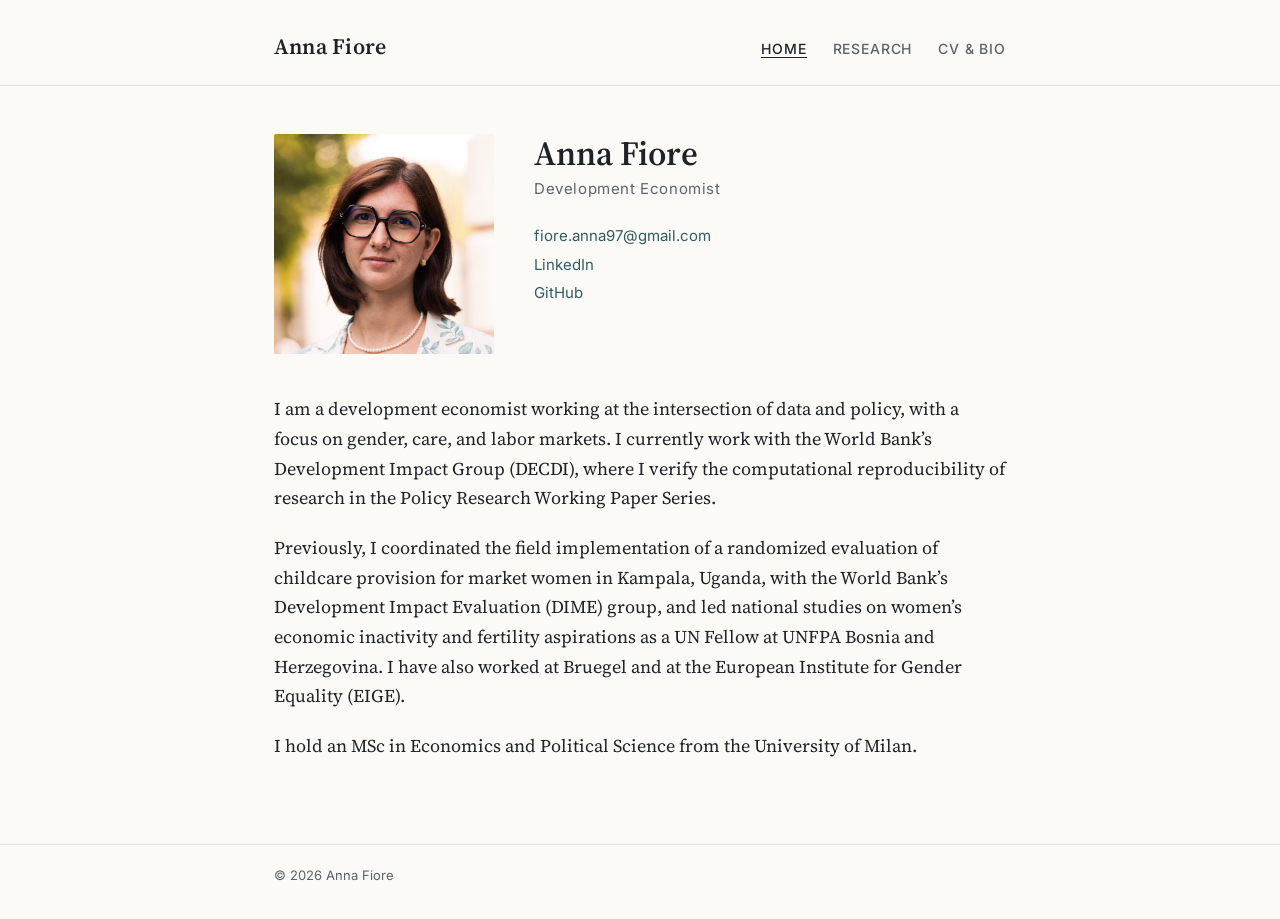
<file: index.html>
<!doctype html>
<html lang="en">
<head>
  <meta charset="utf-8">
  <meta name="viewport" content="width=device-width, initial-scale=1">
  <title>Anna Fiore — Development Economist</title>
  <meta name="description" content="Anna Fiore is a development economist working on gender, care, and labor markets.">
  <link rel="preconnect" href="https://fonts.googleapis.com">
  <link rel="preconnect" href="https://fonts.gstatic.com" crossorigin>
  <link href="https://fonts.googleapis.com/css2?family=Inter:wght@400;500;600&family=Source+Serif+4:ital,opsz,wght@0,8..60,400;0,8..60,600;1,8..60,400&display=swap" rel="stylesheet">
  <link rel="stylesheet" href="style.css">
</head>
<body>

<header class="site">
  <div class="wrap">
    <a class="site-name" href="index.html">Anna Fiore</a>
    <nav>
      <a href="index.html" aria-current="page">Home</a>
      <a href="research.html">Research</a>
      <a href="cv.html">CV &amp; Bio</a>
    </nav>
  </div>
</header>

<main>
  <div class="wrap">

    <section class="intro">
      <img src="photo.jpg" alt="Portrait of Anna Fiore">
      <div>
        <h1>Anna Fiore</h1>
        <p class="role">Development Economist</p>
        <ul class="contact">
          <li><a href="mailto:fiore.anna97@gmail.com">fiore.anna97@gmail.com</a></li>
          <li><a href="https://www.linkedin.com/in/anna-fiore204/">LinkedIn</a></li>
          <li><a href="https://github.com/a-fiore">GitHub</a></li>
        </ul>
      </div>
    </section>

    <section class="bio">
      <p>I am a development economist working at the intersection of data and policy, with a focus on gender, care, and labor markets. I currently work with the World Bank&rsquo;s Development Impact Group (DECDI), where I verify the computational reproducibility of research in the Policy Research Working Paper Series.</p>
      <p>Previously, I coordinated the field implementation of a randomized evaluation of childcare provision for market women in Kampala, Uganda, with the World Bank&rsquo;s Development Impact Evaluation (DIME) group, and led national studies on women&rsquo;s economic inactivity and fertility aspirations as a UN Fellow at UNFPA Bosnia and Herzegovina. I have also worked at Bruegel and at the European Institute for Gender Equality (EIGE).</p>
      <p>I hold an MSc in Economics and Political Science from the University of Milan.</p>
    </section>

  </div>
</main>

<footer class="site">
  <div class="wrap">&copy; 2026 Anna Fiore</div>
</footer>

</body>
</html>
</file>
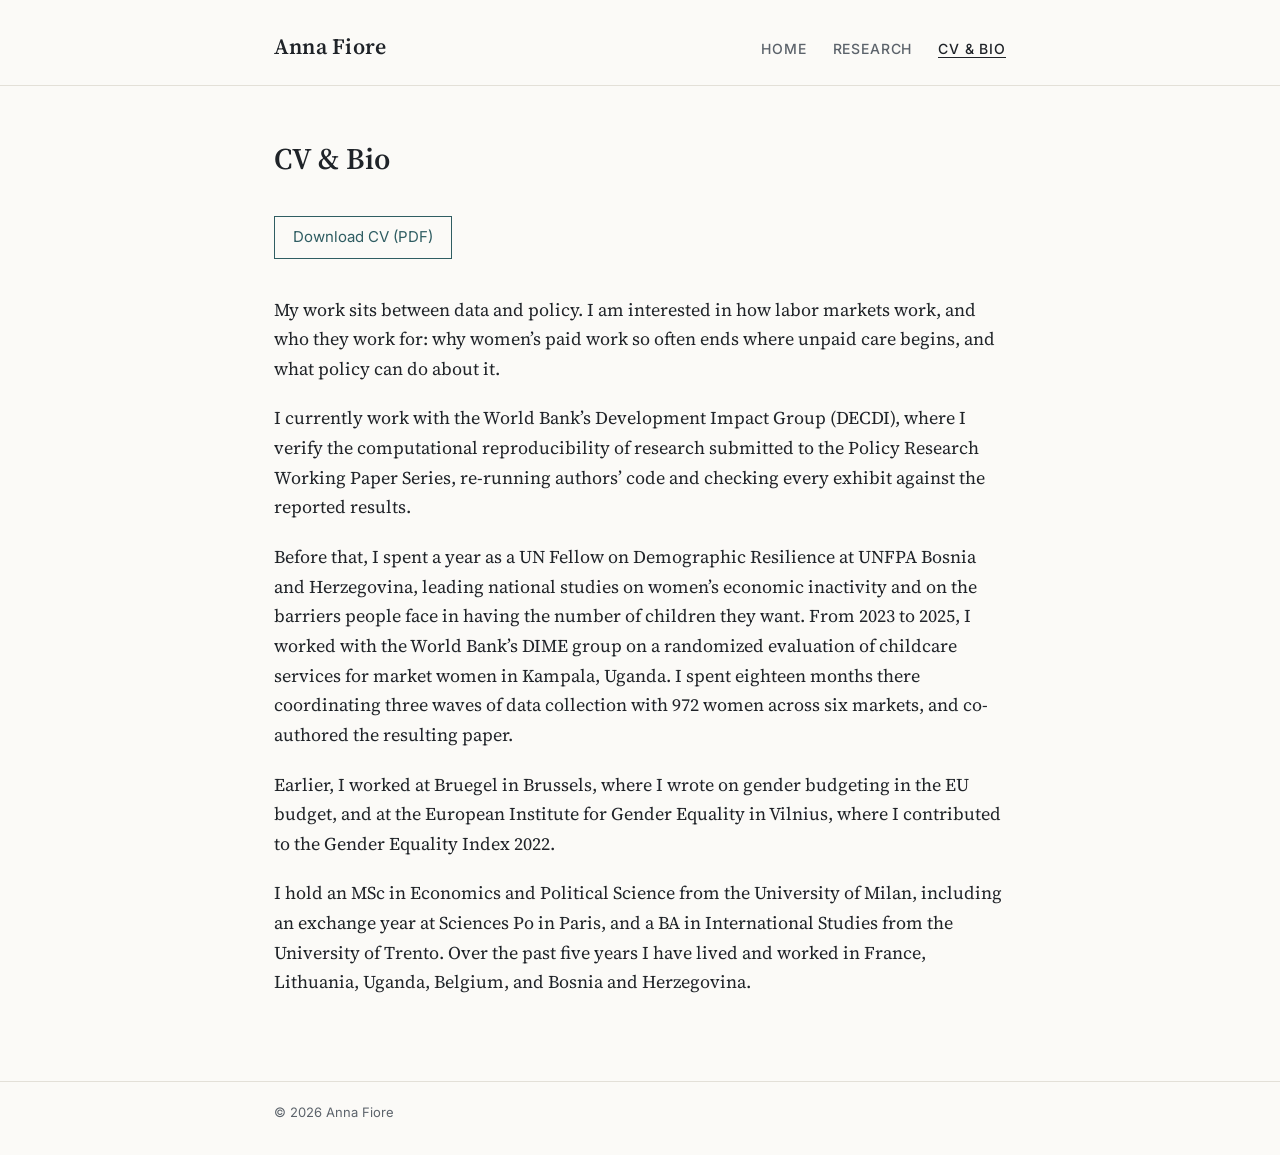
<file: cv.html>
<!doctype html>
<html lang="en">
<head>
  <meta charset="utf-8">
  <meta name="viewport" content="width=device-width, initial-scale=1">
  <title>CV &amp; Bio — Anna Fiore</title>
  <meta name="description" content="CV and biography of Anna Fiore, development economist.">
  <link rel="preconnect" href="https://fonts.googleapis.com">
  <link rel="preconnect" href="https://fonts.gstatic.com" crossorigin>
  <link href="https://fonts.googleapis.com/css2?family=Inter:wght@400;500;600&family=Source+Serif+4:ital,opsz,wght@0,8..60,400;0,8..60,600;1,8..60,400&display=swap" rel="stylesheet">
  <link rel="stylesheet" href="style.css">
</head>
<body>

<header class="site">
  <div class="wrap">
    <a class="site-name" href="index.html">Anna Fiore</a>
    <nav>
      <a href="index.html">Home</a>
      <a href="research.html">Research</a>
      <a href="cv.html" aria-current="page">CV &amp; Bio</a>
    </nav>
  </div>
</header>

<main>
  <div class="wrap">

    <h1 class="page-title">CV &amp; Bio</h1>

    <a class="cv-link" href="cv.pdf">Download CV (PDF)</a>

    <section class="bio" style="margin-top:0">
      <p>My work sits between data and policy. I am interested in how labor markets work, and who they work for: why women&rsquo;s paid work so often ends where unpaid care begins, and what policy can do about it.</p>
      <p>I currently work with the World Bank&rsquo;s Development Impact Group (DECDI), where I verify the computational reproducibility of research submitted to the Policy Research Working Paper Series, re-running authors&rsquo; code and checking every exhibit against the reported results.</p>
      <p>Before that, I spent a year as a UN Fellow on Demographic Resilience at UNFPA Bosnia and Herzegovina, leading national studies on women&rsquo;s economic inactivity and on the barriers people face in having the number of children they want. From 2023 to 2025, I worked with the World Bank&rsquo;s DIME group on a randomized evaluation of childcare services for market women in Kampala, Uganda. I spent eighteen months there coordinating three waves of data collection with 972 women across six markets, and co-authored the resulting paper.</p>
      <p>Earlier, I worked at Bruegel in Brussels, where I wrote on gender budgeting in the EU budget, and at the European Institute for Gender Equality in Vilnius, where I contributed to the Gender Equality Index 2022.</p>
      <p>I hold an MSc in Economics and Political Science from the University of Milan, including an exchange year at Sciences Po in Paris, and a BA in International Studies from the University of Trento. Over the past five years I have lived and worked in France, Lithuania, Uganda, Belgium, and Bosnia and Herzegovina.</p>
    </section>

  </div>
</main>

<footer class="site">
  <div class="wrap">&copy; 2026 Anna Fiore</div>
</footer>

</body>
</html>
</file>
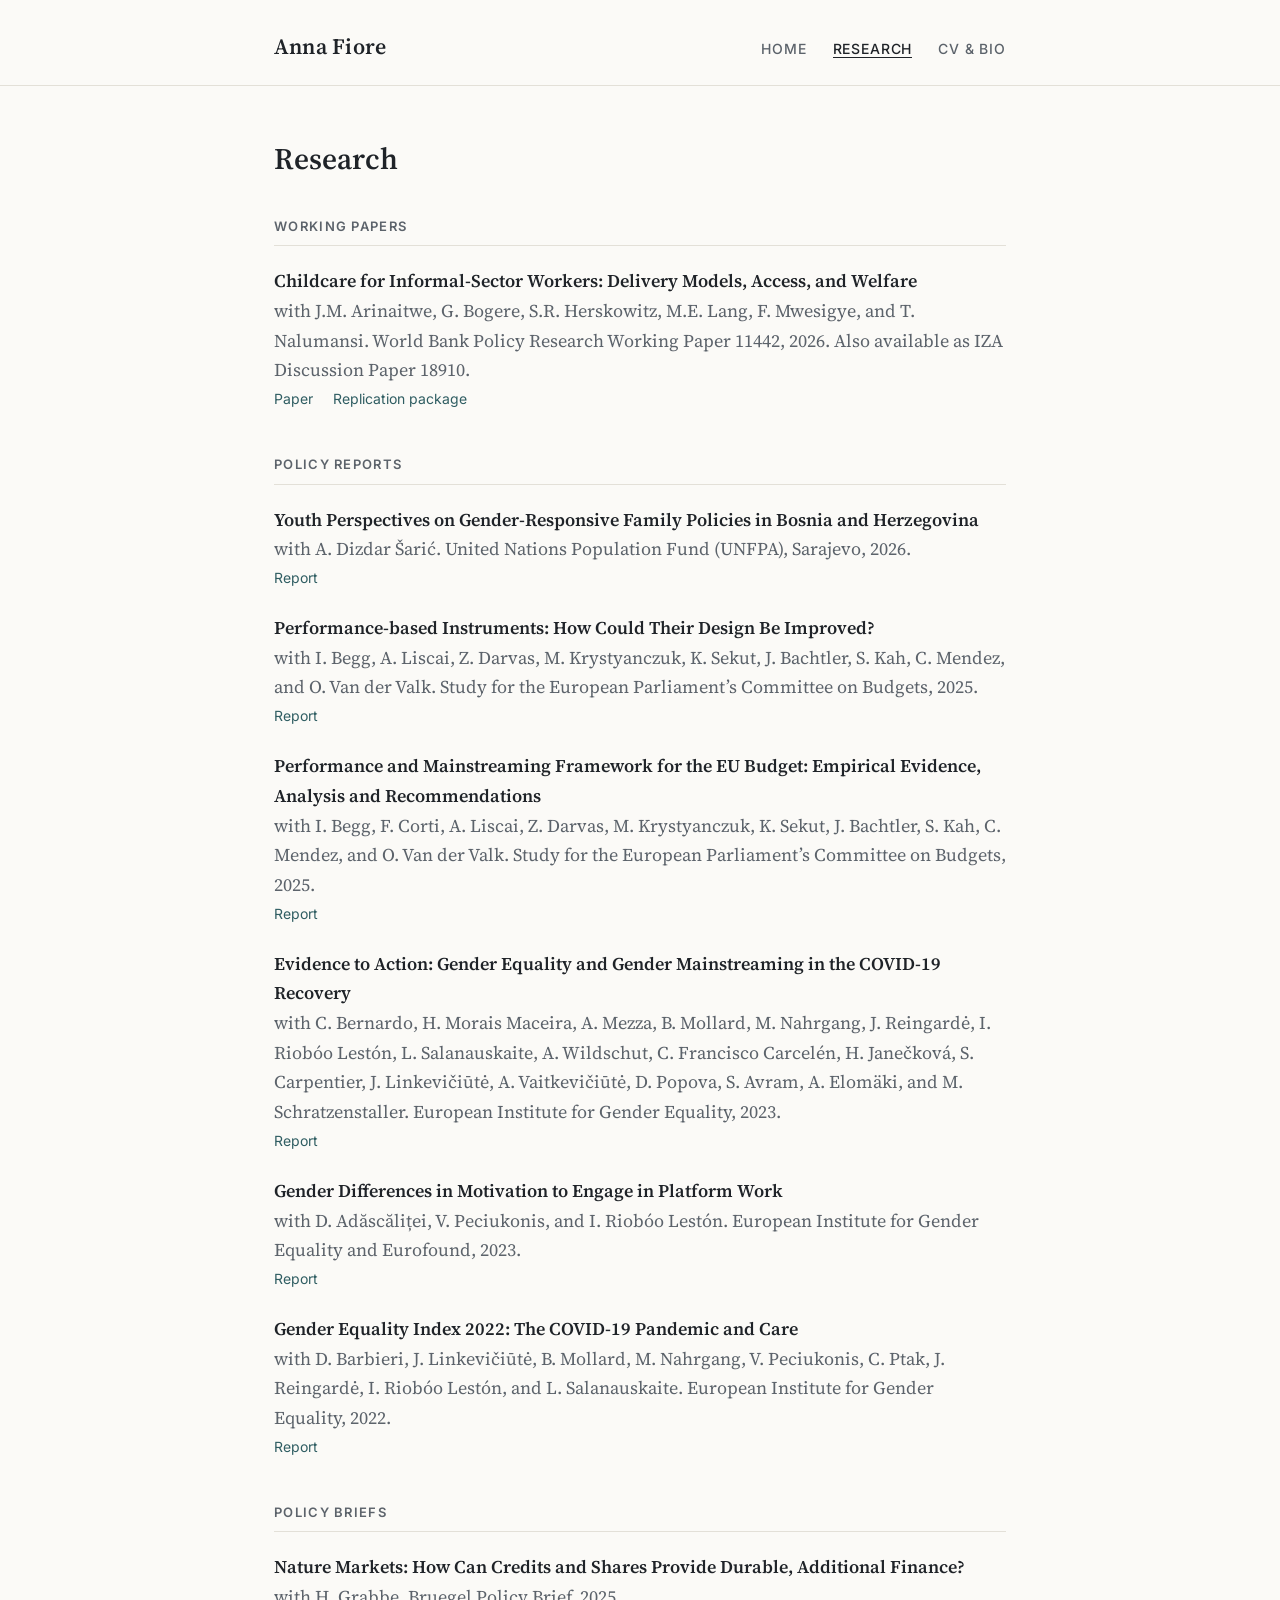
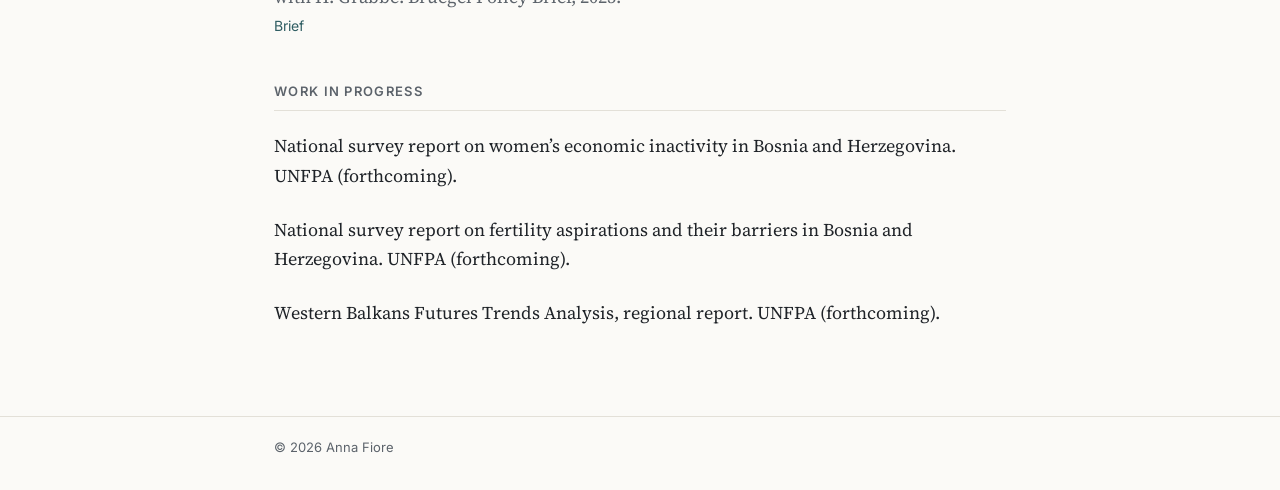
<file: research.html>
<!doctype html>
<html lang="en">
<head>
  <meta charset="utf-8">
  <meta name="viewport" content="width=device-width, initial-scale=1">
  <title>Research — Anna Fiore</title>
  <meta name="description" content="Publications and ongoing work by Anna Fiore.">
  <link rel="preconnect" href="https://fonts.googleapis.com">
  <link rel="preconnect" href="https://fonts.gstatic.com" crossorigin>
  <link href="https://fonts.googleapis.com/css2?family=Inter:wght@400;500;600&family=Source+Serif+4:ital,opsz,wght@0,8..60,400;0,8..60,600;1,8..60,400&display=swap" rel="stylesheet">
  <link rel="stylesheet" href="style.css">
</head>
<body>

<header class="site">
  <div class="wrap">
    <a class="site-name" href="index.html">Anna Fiore</a>
    <nav>
      <a href="index.html">Home</a>
      <a href="research.html" aria-current="page">Research</a>
      <a href="cv.html">CV &amp; Bio</a>
    </nav>
  </div>
</header>

<main>
  <div class="wrap">

    <h1 class="page-title">Research</h1>

    <h2>Working Papers</h2>

    <div class="pub">
      <div class="title">Childcare for Informal-Sector Workers: Delivery Models, Access, and Welfare</div>
      <div class="meta">with J.M. Arinaitwe, G. Bogere, S.R. Herskowitz, M.E. Lang, F. Mwesigye, and T. Nalumansi. World Bank Policy Research Working Paper 11442, 2026. Also available as IZA Discussion Paper 18910.</div>
      <div class="links">
        <a href="https://documents.worldbank.org/en/publication/documents-reports/documentdetail/099342209082635880">Paper</a>
        <a href="https://reproducibility.worldbank.org/catalog/640">Replication package</a>
      </div>
    </div>

    <h2>Policy Reports</h2>

    <div class="pub">
      <div class="title">Youth Perspectives on Gender-Responsive Family Policies in Bosnia and Herzegovina</div>
      <div class="meta">with A. Dizdar Šarić. United Nations Population Fund (UNFPA), Sarajevo, 2026.</div>
      <div class="links">
        <a href="https://ba.unfpa.org/sites/default/files/pub-pdf/2date26-1date/Gen%20z%20study%20prelom%20new_2.pdf">Report</a>
      </div>
    </div>

    <div class="pub">
      <div class="title">Performance-based Instruments: How Could Their Design Be Improved?</div>
      <div class="meta">with I. Begg, A. Liscai, Z. Darvas, M. Krystyanczuk, K. Sekut, J. Bachtler, S. Kah, C. Mendez, and O. Van der Valk. Study for the European Parliament&rsquo;s Committee on Budgets, 2025.</div>
      <div class="links">
        <a href="https://www.bruegel.org/report/performance-based-instruments-how-could-their-design-be-improved">Report</a>
      </div>
    </div>

    <div class="pub">
      <div class="title">Performance and Mainstreaming Framework for the EU Budget: Empirical Evidence, Analysis and Recommendations</div>
      <div class="meta">with I. Begg, F. Corti, A. Liscai, Z. Darvas, M. Krystyanczuk, K. Sekut, J. Bachtler, S. Kah, C. Mendez, and O. Van der Valk. Study for the European Parliament&rsquo;s Committee on Budgets, 2025.</div>
      <div class="links">
        <a href="https://www.europarl.europa.eu/thinktank/en/document/IPOL_STU%282024%29767500">Report</a>
      </div>
    </div>

    <div class="pub">
      <div class="title">Evidence to Action: Gender Equality and Gender Mainstreaming in the COVID-19 Recovery</div>
      <div class="meta">with C. Bernardo, H. Morais Maceira, A. Mezza, B. Mollard, M. Nahrgang, J. Reingardė, I. Riobóo Lestón, L. Salanauskaite, A. Wildschut, C. Francisco Carcelén, H. Janečková, S. Carpentier, J. Linkevičiūtė, A. Vaitkevičiūtė, D. Popova, S. Avram, A. Elomäki, and M. Schratzenstaller. European Institute for Gender Equality, 2023.</div>
      <div class="links">
        <a href="https://eige.europa.eu/publications-resources/publications/evidence-action-gender-equality-and-gender-mainstreaming-covid-19-recovery">Report</a>
      </div>
    </div>

    <div class="pub">
      <div class="title">Gender Differences in Motivation to Engage in Platform Work</div>
      <div class="meta">with D. Adăscăliței, V. Peciukonis, and I. Riobóo Lestón. European Institute for Gender Equality and Eurofound, 2023.</div>
      <div class="links">
        <a href="https://op.europa.eu/en/publication-detail/-/publication/17db1ea9-f45f-11ed-a05c-01aa75ed71a1/language-en">Report</a>
      </div>
    </div>

    <div class="pub">
      <div class="title">Gender Equality Index 2022: The COVID-19 Pandemic and Care</div>
      <div class="meta">with D. Barbieri, J. Linkevičiūtė, B. Mollard, M. Nahrgang, V. Peciukonis, C. Ptak, J. Reingardė, I. Riobóo Lestón, and L. Salanauskaite. European Institute for Gender Equality, 2022.</div>
      <div class="links">
        <a href="https://eige.europa.eu/publications/gender-equality-index-2022-covid-19-pandemic-and-care">Report</a>
      </div>
    </div>

    <h2>Policy Briefs</h2>

    <div class="pub">
      <div class="title">Nature Markets: How Can Credits and Shares Provide Durable, Additional Finance?</div>
      <div class="meta">with H. Grabbe. Bruegel Policy Brief, 2025.</div>
      <div class="links">
        <a href="https://www.bruegel.org/policy-brief/nature-markets-how-can-credits-and-shares-provide-durable-additional-finance">Brief</a>
      </div>
    </div>

    <h2>Work in Progress</h2>

    <div class="pub">National survey report on women&rsquo;s economic inactivity in Bosnia and Herzegovina. UNFPA (forthcoming).</div>
    <div class="pub">National survey report on fertility aspirations and their barriers in Bosnia and Herzegovina. UNFPA (forthcoming).</div>
    <div class="pub">Western Balkans Futures Trends Analysis, regional report. UNFPA (forthcoming).</div>

  </div>
</main>

<footer class="site">
  <div class="wrap">&copy; 2026 Anna Fiore</div>
</footer>

</body>
</html>
</file>
<file: style.css>
/* Anna Fiore — personal website */

:root {
  --bg: #fbfaf7;
  --text: #1f2328;
  --muted: #5c636b;
  --rule: #e3e0d8;
  --accent: #2f5d62;
  --accent-hover: #1e4044;
  --serif: "Source Serif 4", Georgia, "Times New Roman", serif;
  --sans: "Inter", -apple-system, BlinkMacSystemFont, "Segoe UI", Helvetica, Arial, sans-serif;
}

* { box-sizing: border-box; }

html { -webkit-text-size-adjust: 100%; }

body {
  margin: 0;
  background: var(--bg);
  color: var(--text);
  font-family: var(--serif);
  font-size: 18px;
  line-height: 1.65;
}

a { color: var(--accent); text-decoration: none; border-bottom: 1px solid transparent; }
a:hover { color: var(--accent-hover); border-bottom-color: currentColor; }

.wrap {
  max-width: 780px;
  margin: 0 auto;
  padding: 0 24px;
}

/* Header and navigation */

header.site {
  border-bottom: 1px solid var(--rule);
  padding: 28px 0 20px;
}

header.site .wrap {
  display: flex;
  justify-content: space-between;
  align-items: baseline;
  flex-wrap: wrap;
  gap: 12px 24px;
}

.site-name {
  font-family: var(--serif);
  font-size: 22px;
  font-weight: 600;
  color: var(--text);
  letter-spacing: 0.01em;
}
.site-name:hover { color: var(--text); border-bottom-color: transparent; }

nav a {
  font-family: var(--sans);
  font-size: 14px;
  font-weight: 500;
  letter-spacing: 0.06em;
  text-transform: uppercase;
  color: var(--muted);
  margin-left: 22px;
}
nav a:first-child { margin-left: 0; }
nav a:hover { color: var(--accent); border-bottom-color: transparent; }
nav a[aria-current="page"] { color: var(--text); border-bottom: 1px solid var(--text); }

main { padding: 48px 0 64px; }

/* Home */

.intro {
  display: grid;
  grid-template-columns: 220px 1fr;
  gap: 40px;
  align-items: start;
}

.intro img {
  width: 220px;
  height: 220px;
  border-radius: 2px;
  object-fit: cover;
  display: block;
}

.intro h1 {
  font-size: 34px;
  line-height: 1.15;
  font-weight: 600;
  margin: 0 0 4px;
}

.role {
  font-family: var(--sans);
  font-size: 15px;
  letter-spacing: 0.04em;
  color: var(--muted);
  margin: 0 0 20px;
}

.contact {
  font-family: var(--sans);
  font-size: 15px;
  line-height: 1.9;
  margin: 0;
  padding: 0;
  list-style: none;
}

.bio { margin-top: 40px; }
.bio p { margin: 0 0 1.1em; }

/* Research */

h1.page-title {
  font-size: 30px;
  font-weight: 600;
  margin: 0 0 32px;
}

h2 {
  font-family: var(--sans);
  font-size: 13px;
  font-weight: 600;
  letter-spacing: 0.1em;
  text-transform: uppercase;
  color: var(--muted);
  border-bottom: 1px solid var(--rule);
  padding-bottom: 8px;
  margin: 44px 0 20px;
}
h2:first-of-type { margin-top: 0; }

.pub { margin: 0 0 24px; }

.pub .title { font-weight: 600; }

.pub .meta { color: var(--muted); }

.pub .links {
  font-family: var(--sans);
  font-size: 14px;
  margin-top: 2px;
}
.pub .links a { margin-right: 16px; }

/* CV & Bio */

.cv-link {
  font-family: var(--sans);
  font-size: 15px;
  display: inline-block;
  border: 1px solid var(--accent);
  padding: 8px 18px;
  margin-bottom: 36px;
}
.cv-link:hover { background: var(--accent); color: #fff; border-bottom-color: var(--accent); }

/* Footer */

footer.site {
  border-top: 1px solid var(--rule);
  padding: 20px 0 32px;
  font-family: var(--sans);
  font-size: 13px;
  color: var(--muted);
}

/* Small screens */

@media (max-width: 640px) {
  body { font-size: 17px; }
  header.site .wrap { flex-direction: column; align-items: flex-start; }
  nav a { margin-left: 0; margin-right: 18px; }
  main { padding-top: 32px; }
  .intro { grid-template-columns: 1fr; gap: 24px; }
  .intro img { width: 160px; height: 160px; }
  .intro h1 { font-size: 30px; }
}
</file>
